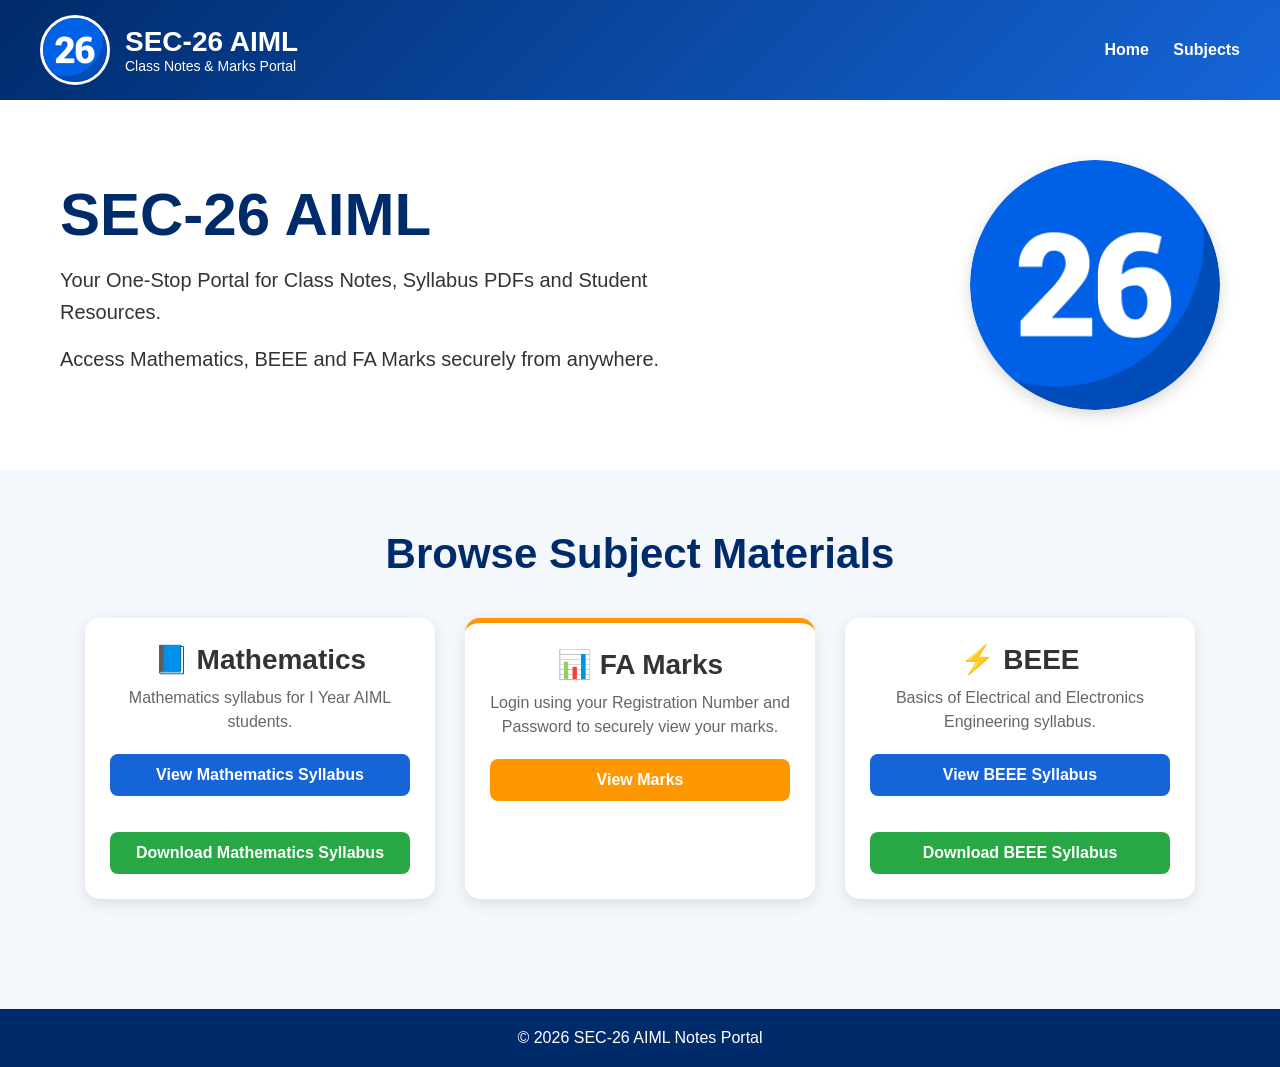
<file: index.html>
<!DOCTYPE html>
<html lang="en">
<head>
<meta charset="UTF-8">
<meta name="viewport" content="width=device-width, initial-scale=1.0">
<title>SEC-26 AIML Notes Portal</title>
<link rel="stylesheet" href="style.css">
</head>

<body>

<header>
    <div class="logo-section">
        <img src="logo.png" alt="SEC-26 Logo">

        <div class="logo-text">
            <h1>SEC-26 AIML</h1>
            <p>Class Notes & Marks Portal</p>
        </div>
    </div>

    <nav>
        <a href="#">Home</a>
        <a href="#subjects">Subjects</a>
    </nav>
</header>

<section class="hero">
    <div class="hero-text">
        <h2>SEC-26 AIML</h2>

        <p>
            Your One-Stop Portal for Class Notes,
            Syllabus PDFs and Student Resources.
        </p>

        <p>
            Access Mathematics, BEEE and FA Marks
            securely from anywhere.
        </p>
    </div>

    <img src="logo.png" alt="Logo">
</section>

<section class="subjects" id="subjects">

    <h2>Browse Subject Materials</h2>

    <div class="cards">

        <!-- Mathematics -->
        <div class="card">
            <h3>📘 Mathematics</h3>

            <p>
                Mathematics syllabus for I Year AIML students.
            </p>

            <a class="btn" href="syllabus.pdf" target="_blank">
                View Mathematics Syllabus
            </a>

            <br><br>

            <a class="btn download-btn" href="syllabus.pdf" download>
                Download Mathematics Syllabus
            </a>
        </div>

        <!-- FA Marks -->
        <div class="card marks-card">
            <h3>📊 FA Marks</h3>

            <p>
                Login using your Registration Number and Password to
                securely view your marks.
            </p>

            <a class="btn marks-btn" href="login.html">
                View Marks
            </a>
        </div>

        <!-- BEEE -->
        <div class="card">
            <h3>⚡ BEEE</h3>

            <p>
                Basics of Electrical and Electronics Engineering syllabus.
            </p>

            <a class="btn" href="BEEE%20SYLLABUS.pdf" target="_blank">
                View BEEE Syllabus
            </a>

            <br><br>

            <a class="btn download-btn" href="BEEE%20SYLLABUS.pdf" download>
                Download BEEE Syllabus
            </a>
        </div>

    </div>

</section>

<footer>
    © 2026 SEC-26 AIML Notes Portal
</footer>

</body>
</html>
</file>
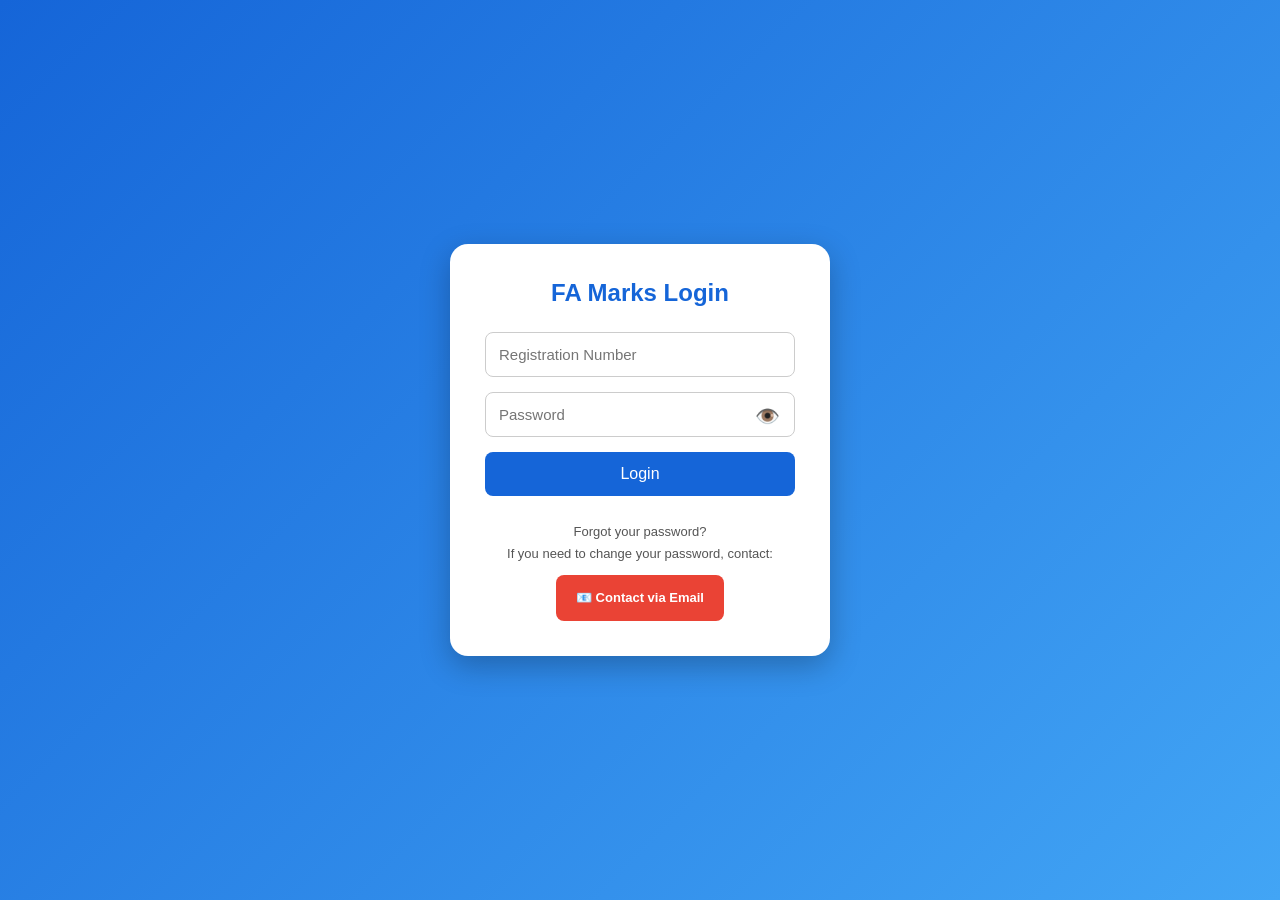
<file: login.html>
<!DOCTYPE html>
<html lang="en">
<head>

<meta charset="UTF-8">
<meta name="viewport" content="width=device-width, initial-scale=1.0">

<title>FA Marks Login</title>

<style>

*{
margin:0;
padding:0;
box-sizing:border-box;
font-family:Arial,Helvetica,sans-serif;
}

body{
height:100vh;
display:flex;
justify-content:center;
align-items:center;
background:linear-gradient(135deg,#1565d8,#42a5f5);
}

.login-box{
background:white;
width:380px;
padding:35px;
border-radius:18px;
box-shadow:0 10px 30px rgba(0,0,0,.25);
}

h2{
text-align:center;
color:#1565d8;
margin-bottom:25px;
}

input{
width:100%;
padding:13px;
margin-bottom:15px;
border:1px solid #ccc;
border-radius:8px;
font-size:15px;
outline:none;
}

input:focus{
border-color:#1565d8;
}

.password-container{
position:relative;
}

.password-container input{
padding-right:45px;
}

.eye{
position:absolute;
right:15px;
top:40%;
transform:translateY(-50%);
cursor:pointer;
font-size:20px;
user-select:none;
}

button{
width:100%;
padding:13px;
background:#1565d8;
color:white;
border:none;
border-radius:8px;
font-size:16px;
cursor:pointer;
transition:.3s;
}

button:hover{
background:#0d47a1;
}

#error{
margin-top:12px;
color:red;
text-align:center;
font-size:14px;
}

.contact{
margin-top:25px;
text-align:center;
font-size:13px;
color:#555;
line-height:1.7;
}

.contact a{
display:inline-block;
margin-top:10px;
padding:12px 20px;
background:#EA4335;
color:white;
text-decoration:none;
border-radius:8px;
font-weight:bold;
transition:.3s;
}

.contact a:hover{
background:#c5221f;
}

</style>

</head>

<body>

<div class="login-box">

<h2>FA Marks Login</h2>

<input
type="text"
id="regNo"
placeholder="Registration Number">

<div class="password-container">

<input
type="password"
id="password"
placeholder="Password">

<span class="eye" onclick="togglePassword()">👁️</span>

</div>

<button onclick="login()">
Login
</button>

<p id="error"></p>

<div class="contact">

<p>
Forgot your password?<br>
If you need to change your password, contact:
</p>

<a id="contactBtn" href="#">
📧 Contact via Email
</a>

</div>

</div>

<script>

function togglePassword(){

const password=document.getElementById("password");

password.type=password.type==="password"?"text":"password";

}

const email="eswaravuthu04@gmail.com";

const subject="Password Reset Request";

const body=`Hello Eswar,

My Registration Number:

My New password:

Please reset my password.

Thank you.`;

const mobile=/Android|iPhone|iPad|iPod/i.test(navigator.userAgent);

const btn=document.getElementById("contactBtn");

if(mobile){

btn.href=`mailto:${email}?subject=${encodeURIComponent(subject)}&body=${encodeURIComponent(body)}`;

}else{

btn.href=`https://mail.google.com/mail/?view=cm&fs=1&to=${email}&su=${encodeURIComponent(subject)}&body=${encodeURIComponent(body)}`;

btn.target="_blank";

}

</script>

<script src="database.js"></script>
<script src="login.js"></script>

</body>
</html>
</file>
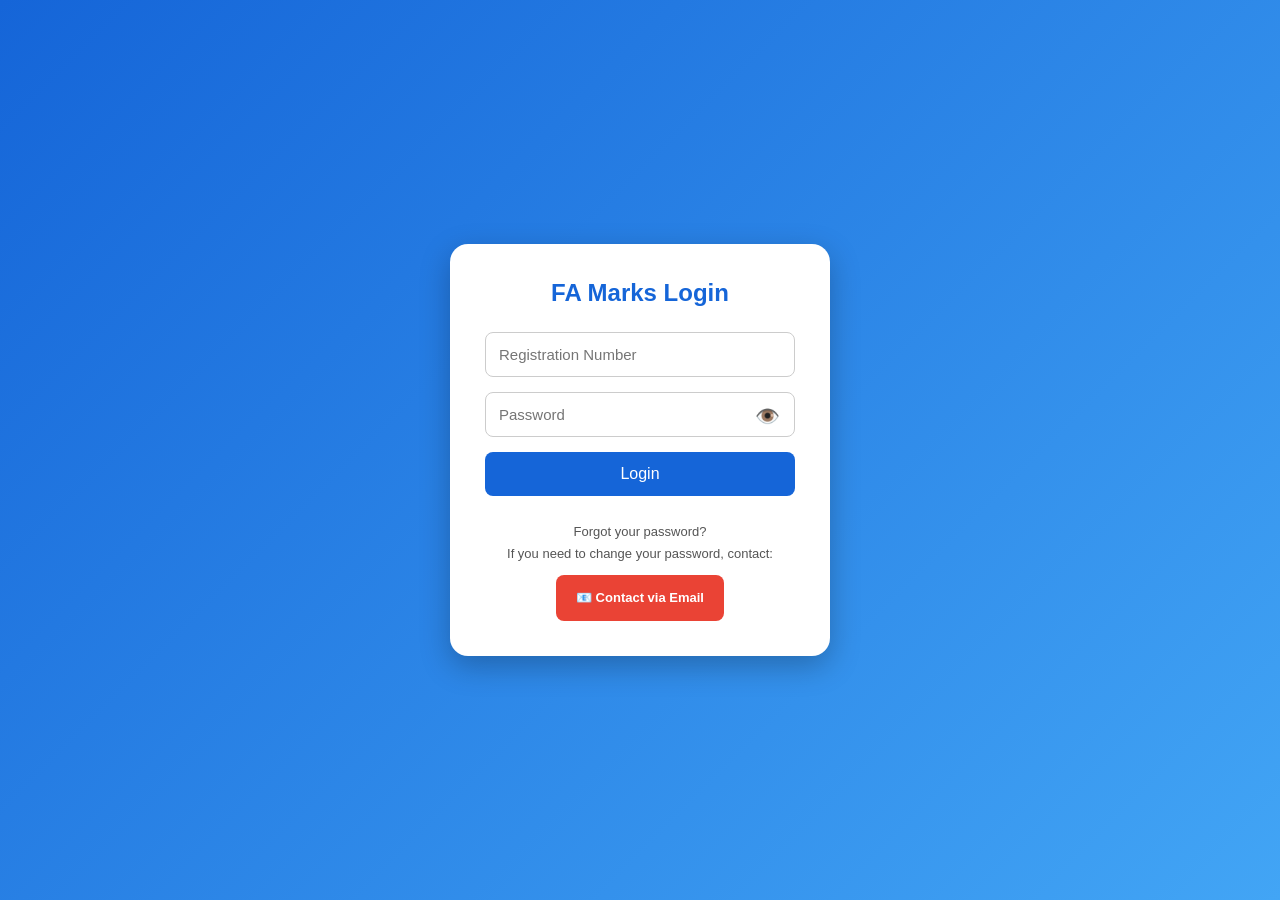
<file: marks.html>
<!DOCTYPE html>
<html lang="en">
<head>
<meta charset="UTF-8">
<meta name="viewport" content="width=device-width, initial-scale=1.0">
<title>FA Marks</title>

<style>

body{
margin:0;
padding:20px;
font-family:Arial,sans-serif;
background:#f4f7fc;
}

.card{
max-width:1000px;
margin:auto;
background:white;
padding:25px;
border-radius:15px;
box-shadow:0 4px 15px rgba(0,0,0,0.1);
}

h1{
color:#1565d8;
}

table{
width:100%;
border-collapse:collapse;
margin-top:20px;
}

th{
background:#1565d8;
color:white;
padding:12px;
}

td{
padding:12px;
border:1px solid #ddd;
}

.logout{
margin-top:20px;
padding:12px 20px;
background:red;
color:white;
border:none;
border-radius:8px;
cursor:pointer;
}

.logout:hover{
background:darkred;
}

</style>

</head>
<body>

<div class="card">

<h1>FA Marks Report</h1>

<h2 id="studentName"></h2>

<p id="studentReg"></p>

<table>

<thead>
<tr>
<th>Subject</th>
<th>Marks</th>
</tr>
</thead>

<tbody id="marksTable"></tbody>

</table>

<button class="logout" onclick="logout()">
Logout
</button>

</div>

<script src="database.js"></script>
<script src="marks.js"></script>

</body>
</html>
</file>
<file: style.css>
*{
    margin:0;
    padding:0;
    box-sizing:border-box;
    font-family:'Segoe UI',sans-serif;
}
body{
    background:#f4f7fc;
    color:#333;
}

/* Header */
header{
    background:linear-gradient(135deg,#002b6b,#1565d8);
    color:white;
    padding:15px 40px;
    display:flex;
    justify-content:space-between;
    align-items:center;
    flex-wrap:wrap;
    box-shadow:0 2px 10px rgba(0,0,0,0.15);
}

.logo-section{
    display:flex;
    align-items:center;
    gap:15px;
}

.logo-section img{
    width:70px;
    height:70px;
    border-radius:50%;
    border:3px solid white;
}

.logo-text h1{
    font-size:28px;
}

.logo-text p{
    font-size:14px;
}

/* Navigation */
nav a{
    color:white;
    text-decoration:none;
    margin-left:20px;
    font-weight:600;
    transition:0.3s;
}

nav a:hover{
    color:#ffd54f;
}

/* Hero Section */
.hero{
    display:flex;
    justify-content:space-between;
    align-items:center;
    padding:60px;
    background:white;
}

.hero-text{
    max-width:600px;
}

.hero-text h2{
    font-size:60px;
    color:#002b6b;
    margin-bottom:15px;
}

.hero-text p{
    font-size:20px;
    line-height:1.6;
    margin-bottom:15px;
}

.hero img{
    width:250px;
    border-radius:50%;
    box-shadow:0 5px 15px rgba(0,0,0,0.15);
}

/* Subjects */
.subjects{
    padding:60px 20px;
    text-align:center;
}

.subjects h2{
    font-size:42px;
    color:#002b6b;
    margin-bottom:40px;
}

/* Cards */
.cards{
    display:flex;
    justify-content:center;
    gap:30px;
    flex-wrap:wrap;
}

.card{
    background:white;
    width:350px;
    padding:25px;
    border-radius:15px;
    box-shadow:0 5px 15px rgba(0,0,0,0.1);
    transition:0.3s;
}

.card:hover{
    transform:translateY(-8px);
}

.card h3{
    font-size:28px;
    margin-bottom:10px;
}

.card p{
    color:#666;
    margin-bottom:20px;
    line-height:1.5;
}

/* Buttons */
.btn{
    display:block;
    width:100%;
    text-align:center;
    background:#1565d8;
    color:white;
    padding:12px;
    border-radius:8px;
    text-decoration:none;
    font-weight:bold;
    transition:0.3s;
}

.btn:hover{
    background:#0d47a1;
}

/* Download Button */
.download-btn{
    background:#28a745;
}

.download-btn:hover{
    background:#1e7e34;
}

/* FA Marks Card */
.marks-card{
    border-top:5px solid #ff9800;
}

.marks-btn{
    background:#ff9800;
}

.marks-btn:hover{
    background:#e68900;
}

/* Footer */
footer{
    background:#002b6b;
    color:white;
    text-align:center;
    padding:20px;
    margin-top:50px;
}

/* Mobile Responsive */
@media(max-width:768px){

    header{
        flex-direction:column;
        text-align:center;
        gap:15px;
    }

    nav{
        margin-top:10px;
    }

    .hero{
        flex-direction:column;
        text-align:center;
        padding:40px 20px;
    }

    .hero-text h2{
        font-size:40px;
    }

    .hero img{
        margin-top:20px;
        width:180px;
    }

    .card{
        width:100%;
        max-width:350px;
    }
}
</file>
